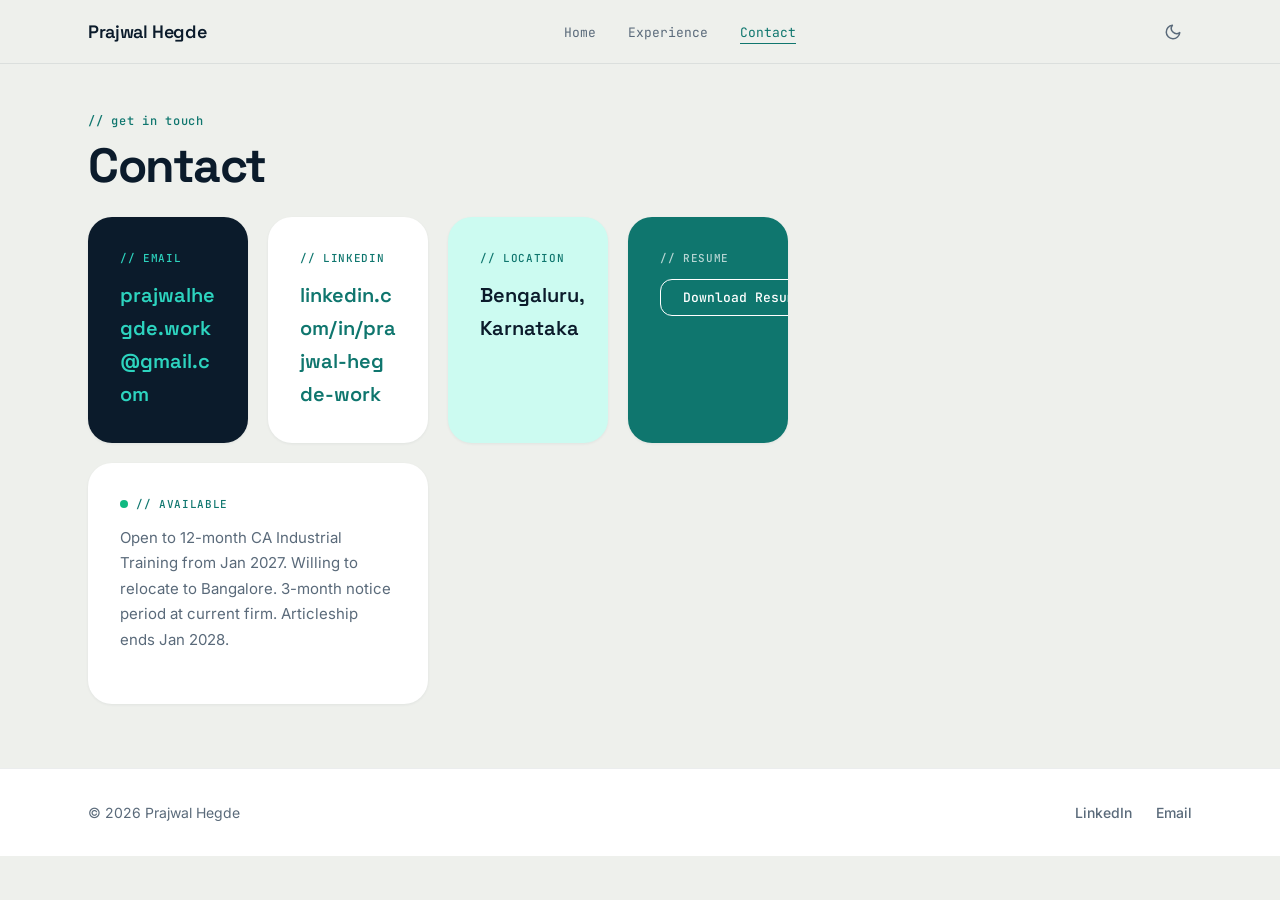
<file: contact.html>
<!DOCTYPE html>
<html lang="en">
<head>
  <meta charset="UTF-8" />
  <meta name="viewport" content="width=device-width, initial-scale=1.0" />

  <!-- No-flash theme -->
  <script>
    try {
      var _t = localStorage.getItem('theme');
      if (_t === 'dark' || _t === 'light') {
        document.documentElement.setAttribute('data-theme', _t);
      }
    } catch (e) {}
  </script>

  <title>Contact | Prajwal Hegde — CA Intermediate · Bengaluru</title>
  <meta name="description" content="Get in touch with Prajwal Hegde — CA Intermediate, Article Trainee in Statutory Audit at S N Dhawan &amp; Co LLP (Forvis Mazars), Bengaluru. Open to CA Industrial Training." />

  <!-- Open Graph -->
  <meta property="og:type"        content="website" />
  <meta property="og:title"       content="Contact | Prajwal Hegde — CA Intermediate" />
  <meta property="og:description" content="Reach Prajwal Hegde for CA Industrial Training opportunities in Controllership, R2R, Corporate Accounting or FP&amp;A." />
  <meta property="og:image"       content="https://prajwal-hegde-work.github.io/Personal-Site/assets/Prajwal_Hegde_Profile_Photo.jpg" />
  <meta property="og:url"         content="https://prajwal-hegde-work.github.io/Personal-Site/contact.html" />

  <link rel="icon" type="image/svg+xml" href="favicon.svg" />

  <link rel="preconnect" href="https://fonts.googleapis.com" />
  <link rel="preconnect" href="https://fonts.gstatic.com" crossorigin />
  <link href="https://fonts.googleapis.com/css2?family=Inter:wght@400;500&family=JetBrains+Mono:wght@400;500&family=Space+Grotesk:wght@500;600;700&display=swap" rel="stylesheet" />

  <link rel="stylesheet" href="styles.css" />
</head>

<body>

<!-- ============================================================ SHARED HEADER -->
<header class="site-header">
  <div class="container">
    <nav class="nav-inner" aria-label="Main navigation">
      <a href="index.html" class="nav-logo" aria-label="Prajwal Hegde — Home">Prajwal Hegde</a>
      <ul class="nav-links" role="list">
        <li><a href="index.html"                       >Home</a></li>
        <li><a href="experience.html"                  >Experience</a></li>
        <li><a href="contact.html" aria-current="page" >Contact</a></li>
      </ul>
      <div class="nav-controls">
        <button class="theme-toggle" type="button" aria-label="Switch to dark theme">
          <svg class="icon-moon" viewBox="0 0 24 24" fill="none" stroke="currentColor" stroke-width="2" stroke-linecap="round" stroke-linejoin="round" aria-hidden="true" focusable="false"><path d="M21 12.79A9 9 0 1 1 11.21 3 7 7 0 0 0 21 12.79z"/></svg>
          <svg class="icon-sun" viewBox="0 0 24 24" fill="none" stroke="currentColor" stroke-width="2" stroke-linecap="round" stroke-linejoin="round" aria-hidden="true" focusable="false"><circle cx="12" cy="12" r="4"/><line x1="12" y1="2" x2="12" y2="6"/><line x1="12" y1="18" x2="12" y2="22"/><line x1="4.93" y1="4.93" x2="7.76" y2="7.76"/><line x1="16.24" y1="16.24" x2="19.07" y2="19.07"/><line x1="2" y1="12" x2="6" y2="12"/><line x1="18" y1="12" x2="22" y2="12"/><line x1="4.93" y1="19.07" x2="7.76" y2="16.24"/><line x1="16.24" y1="7.76" x2="19.07" y2="4.93"/></svg>
        </button>
        <button class="nav-toggle" type="button" aria-label="Open navigation menu" aria-expanded="false" aria-controls="nav-mobile-menu"><span></span><span></span><span></span></button>
      </div>
    </nav>
  </div>
</header>
<nav id="nav-mobile-menu" class="nav-mobile-menu" aria-label="Mobile navigation">
  <a href="index.html"                       >Home</a>
  <a href="experience.html"                  >Experience</a>
  <a href="contact.html" aria-current="page" >Contact</a>
</nav>
<!-- ============================================================ END SHARED HEADER -->


<main id="main-content">
  <section class="contact-section" aria-labelledby="contact-heading">
    <div class="container">

      <span class="section-label">// get in touch</span>
      <h1 id="contact-heading" class="page-title reveal">Contact</h1>

      <div class="bento-grid contact-grid">

        <!-- Email (navy) -->
        <div class="card card-navy reveal">
          <span class="card-label">// email</span>
          <a href="mailto:prajwalhegde.work@gmail.com"
             class="contact-link"
             aria-label="Send email to Prajwal Hegde">
            prajwalhegde.work@gmail.com
          </a>
        </div>

        <!-- LinkedIn (white) -->
        <div class="card card-white reveal reveal-d1">
          <span class="card-label">// linkedin</span>
          <a href="https://www.linkedin.com/in/prajwal-hegde-work"
             class="contact-link"
             target="_blank"
             rel="noopener noreferrer"
             aria-label="Prajwal Hegde on LinkedIn (opens in new tab)">
            linkedin.com/in/prajwal-hegde-work
          </a>
        </div>

        <!-- Location (pale teal) -->
        <div class="card card-pale reveal reveal-d2">
          <span class="card-label">// location</span>
          <p class="contact-location">Bengaluru, Karnataka</p>
        </div>

        <!-- Resume download (teal) -->
        <div class="card card-teal reveal reveal-d3">
          <span class="card-label">// resume</span>
          <a href="assets/Prajwal_Hegde_Resume.pdf"
             class="btn btn-secondary"
             style="color:#fff; border-color:#fff;"
             download
             aria-label="Download Prajwal Hegde's resume as a PDF">
            Download Resume (PDF)
          </a>
        </div>

        <!-- Availability (white, spans 2) -->
        <div class="card card-white contact-availability reveal reveal-d4">
          <div class="avail-header">
            <span class="avail-dot" aria-hidden="true"></span>
            <span class="card-label" style="margin-bottom:0">// available</span>
          </div>
          <p class="avail-text">
            Open to 12-month CA Industrial Training from Jan&nbsp;2027.
            Willing to relocate to Bangalore.
            3-month notice period at current firm.
            Articleship ends Jan&nbsp;2028.
          </p>
        </div>

      </div><!-- /bento-grid -->

    </div>
  </section>
</main>


<!-- ============================================================ SHARED FOOTER -->
<footer class="site-footer">
  <div class="container">
    <div class="footer-inner">
      <p class="footer-copy">&copy; 2026 Prajwal Hegde</p>
      <nav class="footer-links" aria-label="Footer navigation">
        <a href="https://www.linkedin.com/in/prajwal-hegde-work" target="_blank" rel="noopener noreferrer" aria-label="Prajwal Hegde on LinkedIn (opens in new tab)">LinkedIn</a>
        <a href="mailto:prajwalhegde.work@gmail.com" aria-label="Send Prajwal an email">Email</a>
      </nav>
    </div>
  </div>
</footer>
<!-- ============================================================ END SHARED FOOTER -->

<script src="script.js"></script>
</body>
</html>
</file>
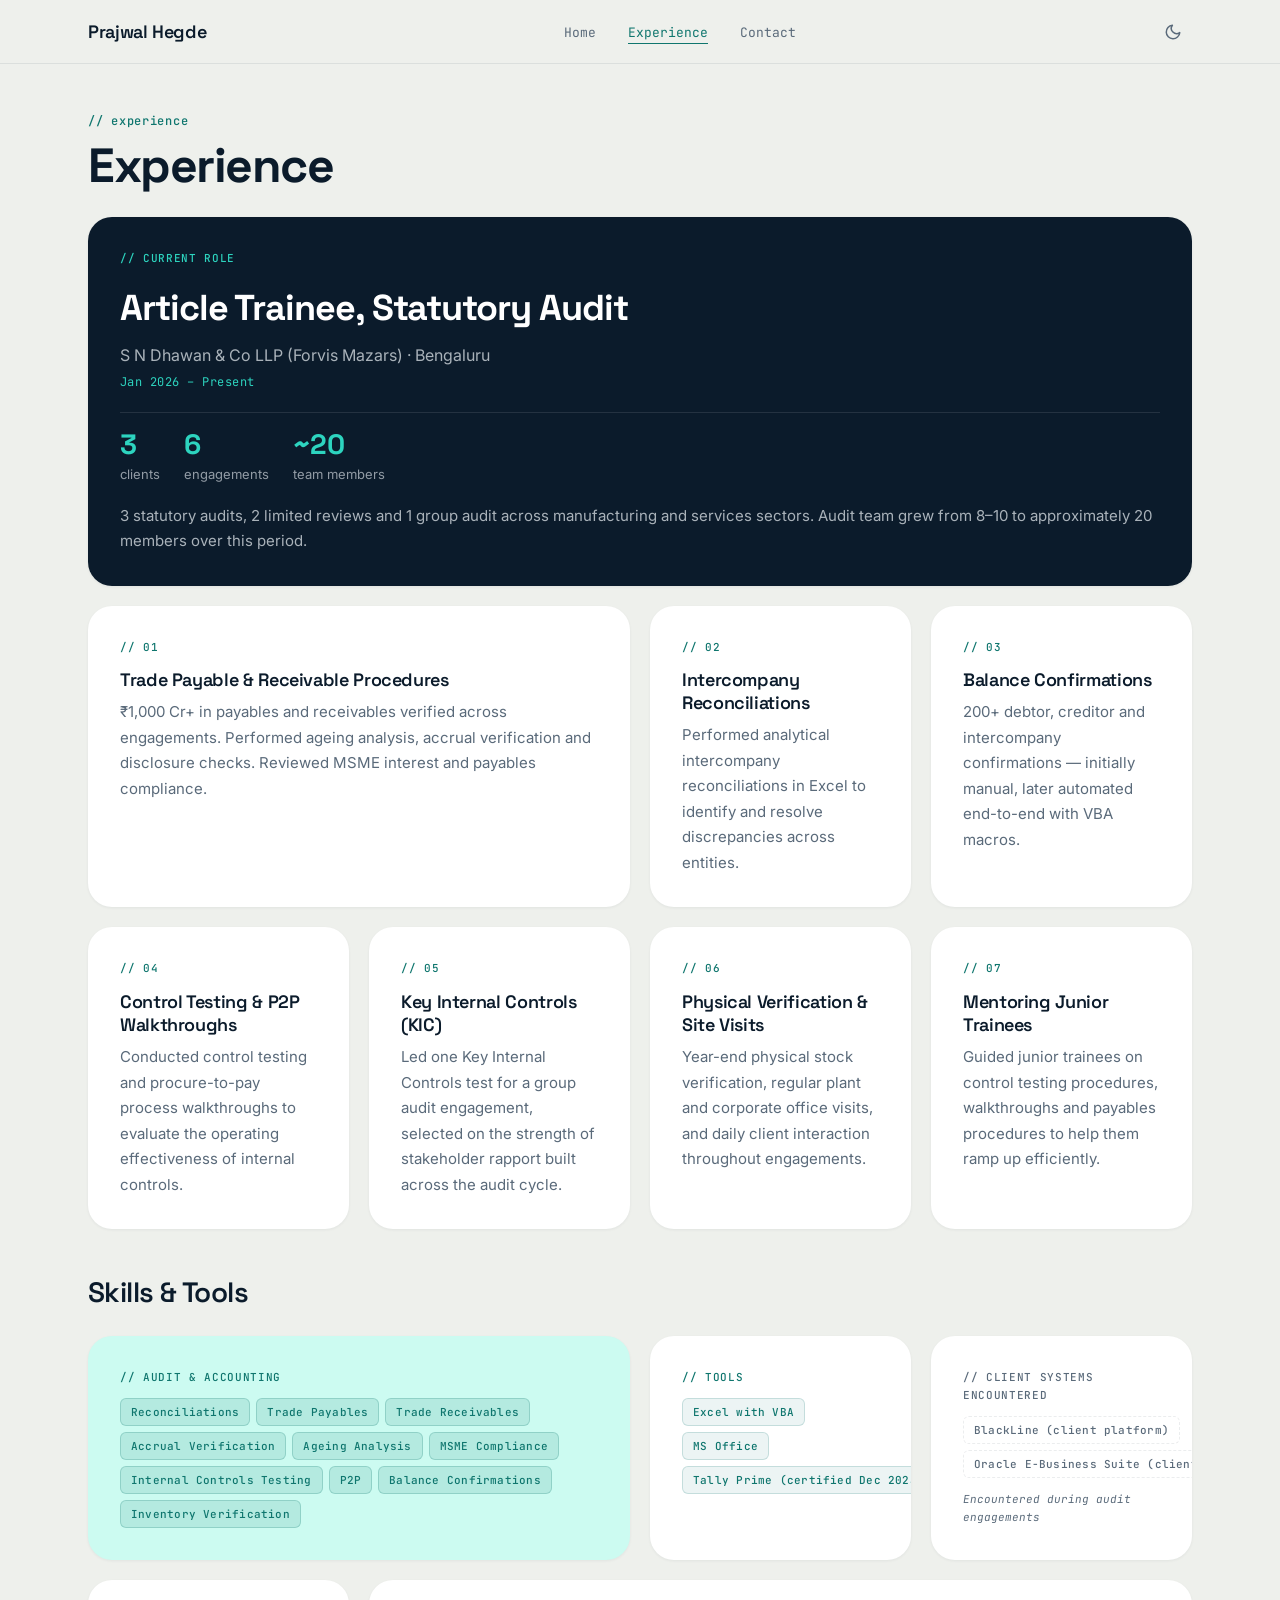
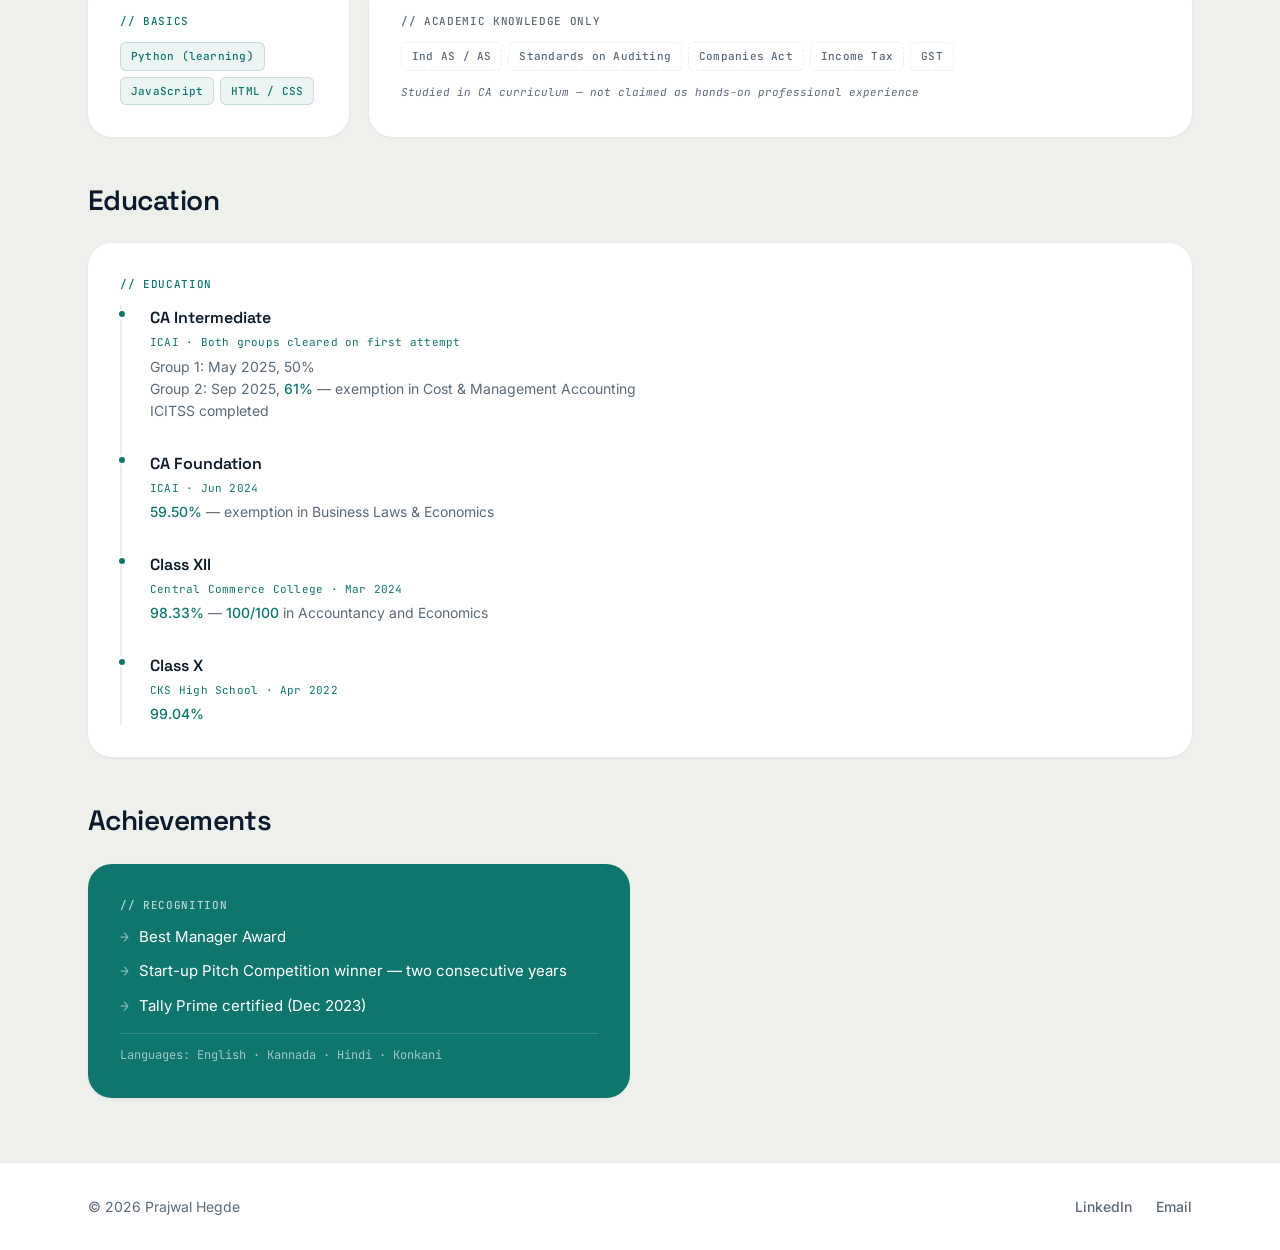
<file: experience.html>
<!DOCTYPE html>
<html lang="en">
<head>
  <meta charset="UTF-8" />
  <meta name="viewport" content="width=device-width, initial-scale=1.0" />

  <!-- No-flash theme -->
  <script>
    try {
      var _t = localStorage.getItem('theme');
      if (_t === 'dark' || _t === 'light') {
        document.documentElement.setAttribute('data-theme', _t);
      }
    } catch (e) {}
  </script>

  <title>Experience | Prajwal Hegde — Article Trainee, Statutory Audit</title>
  <meta name="description" content="Prajwal Hegde's article training at S N Dhawan &amp; Co LLP (Forvis Mazars): statutory audit engagements, trade payable/receivable verification, VBA automation, control testing and more." />

  <!-- Open Graph -->
  <meta property="og:type"        content="website" />
  <meta property="og:title"       content="Experience | Prajwal Hegde — Article Trainee" />
  <meta property="og:description" content="Article Trainee at S N Dhawan &amp; Co LLP (Forvis Mazars). 6 engagements, ₹1,000 Cr+ verified, 200+ confirmations automated with VBA." />
  <meta property="og:image"       content="https://prajwal-hegde-work.github.io/Personal-Site/assets/Prajwal_Hegde_Profile_Photo.jpg" />
  <meta property="og:url"         content="https://prajwal-hegde-work.github.io/Personal-Site/experience.html" />

  <link rel="icon" type="image/svg+xml" href="favicon.svg" />

  <link rel="preconnect" href="https://fonts.googleapis.com" />
  <link rel="preconnect" href="https://fonts.gstatic.com" crossorigin />
  <link href="https://fonts.googleapis.com/css2?family=Inter:wght@400;500&family=JetBrains+Mono:wght@400;500&family=Space+Grotesk:wght@500;600;700&display=swap" rel="stylesheet" />

  <link rel="stylesheet" href="styles.css" />
</head>

<body>

<!-- ============================================================ SHARED HEADER -->
<header class="site-header">
  <div class="container">
    <nav class="nav-inner" aria-label="Main navigation">
      <a href="index.html" class="nav-logo" aria-label="Prajwal Hegde — Home">Prajwal Hegde</a>
      <ul class="nav-links" role="list">
        <li><a href="index.html"                          >Home</a></li>
        <li><a href="experience.html" aria-current="page" >Experience</a></li>
        <li><a href="contact.html"                        >Contact</a></li>
      </ul>
      <div class="nav-controls">
        <button class="theme-toggle" type="button" aria-label="Switch to dark theme">
          <svg class="icon-moon" viewBox="0 0 24 24" fill="none" stroke="currentColor" stroke-width="2" stroke-linecap="round" stroke-linejoin="round" aria-hidden="true" focusable="false"><path d="M21 12.79A9 9 0 1 1 11.21 3 7 7 0 0 0 21 12.79z"/></svg>
          <svg class="icon-sun" viewBox="0 0 24 24" fill="none" stroke="currentColor" stroke-width="2" stroke-linecap="round" stroke-linejoin="round" aria-hidden="true" focusable="false"><circle cx="12" cy="12" r="4"/><line x1="12" y1="2" x2="12" y2="6"/><line x1="12" y1="18" x2="12" y2="22"/><line x1="4.93" y1="4.93" x2="7.76" y2="7.76"/><line x1="16.24" y1="16.24" x2="19.07" y2="19.07"/><line x1="2" y1="12" x2="6" y2="12"/><line x1="18" y1="12" x2="22" y2="12"/><line x1="4.93" y1="19.07" x2="7.76" y2="16.24"/><line x1="16.24" y1="7.76" x2="19.07" y2="4.93"/></svg>
        </button>
        <button class="nav-toggle" type="button" aria-label="Open navigation menu" aria-expanded="false" aria-controls="nav-mobile-menu"><span></span><span></span><span></span></button>
      </div>
    </nav>
  </div>
</header>
<nav id="nav-mobile-menu" class="nav-mobile-menu" aria-label="Mobile navigation">
  <a href="index.html"                          >Home</a>
  <a href="experience.html" aria-current="page" >Experience</a>
  <a href="contact.html"                        >Contact</a>
</nav>
<!-- ============================================================ END SHARED HEADER -->


<main id="main-content">
  <section class="exp-section" aria-labelledby="exp-heading">
    <div class="container">

      <span class="section-label">// experience</span>
      <h1 id="exp-heading" class="page-title reveal">Experience</h1>


      <!-- ===============================================
           WORK HIGHLIGHTS
           =============================================== -->

      <div class="bento-grid">

        <!-- Header card (navy, full width) -->
        <article class="card card-navy exp-header reveal">
          <span class="card-label">// current role</span>
          <h2 class="exp-role-title">Article Trainee, Statutory Audit</h2>
          <p class="exp-firm">S N Dhawan &amp; Co LLP (Forvis Mazars) · Bengaluru</p>
          <p class="exp-date">Jan 2026 – Present</p>

          <div class="exp-stats">
            <div class="exp-stat"><strong>3</strong> <span>clients</span></div>
            <div class="exp-stat"><strong>6</strong> <span>engagements</span></div>
            <div class="exp-stat"><strong>~20</strong> <span>team members</span></div>
          </div>

          <p class="exp-summary">
            3 statutory audits, 2 limited reviews and 1 group audit across manufacturing and services sectors.
            Audit team grew from 8–10 to approximately 20 members over this period.
          </p>
        </article>

        <!-- Work 1: Trade Payable & Receivable (spans 2 on desktop) -->
        <article class="card card-white exp-work-1 reveal reveal-d1">
          <span class="card-label">// 01</span>
          <h3 class="card-title">Trade Payable &amp; Receivable Procedures</h3>
          <p class="card-body">
            ₹1,000 Cr+ in payables and receivables verified across engagements.
            Performed ageing analysis, accrual verification and disclosure checks.
            Reviewed MSME interest and payables compliance.
          </p>
        </article>

        <!-- Work 2 -->
        <article class="card card-white reveal reveal-d2">
          <span class="card-label">// 02</span>
          <h3 class="card-title">Intercompany Reconciliations</h3>
          <p class="card-body">
            Performed analytical intercompany reconciliations in Excel to identify and resolve discrepancies across entities.
          </p>
        </article>

        <!-- Work 3 -->
        <article class="card card-white reveal reveal-d3">
          <span class="card-label">// 03</span>
          <h3 class="card-title">Balance Confirmations</h3>
          <p class="card-body">
            200+ debtor, creditor and intercompany confirmations — initially manual,
            later automated end-to-end with VBA macros.
          </p>
        </article>

        <!-- Work 4 -->
        <article class="card card-white reveal reveal-d4">
          <span class="card-label">// 04</span>
          <h3 class="card-title">Control Testing &amp; P2P Walkthroughs</h3>
          <p class="card-body">
            Conducted control testing and procure-to-pay process walkthroughs to evaluate the operating effectiveness of internal controls.
          </p>
        </article>

        <!-- Work 5 -->
        <article class="card card-white reveal reveal-d5">
          <span class="card-label">// 05</span>
          <h3 class="card-title">Key Internal Controls (KIC)</h3>
          <p class="card-body">
            Led one Key Internal Controls test for a group audit engagement, selected on the strength of stakeholder rapport built across the audit cycle.
          </p>
        </article>

        <!-- Work 6 -->
        <article class="card card-white reveal reveal-d6">
          <span class="card-label">// 06</span>
          <h3 class="card-title">Physical Verification &amp; Site Visits</h3>
          <p class="card-body">
            Year-end physical stock verification, regular plant and corporate office visits, and daily client interaction throughout engagements.
          </p>
        </article>

        <!-- Work 7 -->
        <article class="card card-white reveal reveal-d7">
          <span class="card-label">// 07</span>
          <h3 class="card-title">Mentoring Junior Trainees</h3>
          <p class="card-body">
            Guided junior trainees on control testing procedures, walkthroughs and payables procedures to help them ramp up efficiently.
          </p>
        </article>

      </div><!-- /work bento-grid -->


      <!-- ===============================================
           SKILLS & TOOLS
           =============================================== -->

      <h2 class="subsection-title reveal">Skills &amp; Tools</h2>

      <div class="bento-grid">

        <!-- Audit & Accounting (spans 2) -->
        <div class="card card-pale skills-audit reveal">
          <span class="card-label">// audit &amp; accounting</span>
          <div class="tag-cloud">
            <span class="tag">Reconciliations</span>
            <span class="tag">Trade Payables</span>
            <span class="tag">Trade Receivables</span>
            <span class="tag">Accrual Verification</span>
            <span class="tag">Ageing Analysis</span>
            <span class="tag">MSME Compliance</span>
            <span class="tag">Internal Controls Testing</span>
            <span class="tag">P2P</span>
            <span class="tag">Balance Confirmations</span>
            <span class="tag">Inventory Verification</span>
          </div>
        </div>

        <!-- Tools -->
        <div class="card card-white reveal reveal-d1">
          <span class="card-label">// tools</span>
          <div class="tag-cloud">
            <span class="tag">Excel with VBA</span>
            <span class="tag">MS Office</span>
            <span class="tag">Tally Prime (certified Dec 2023)</span>
          </div>
        </div>

        <!-- Client systems (muted) -->
        <div class="card card-white reveal reveal-d2">
          <span class="card-label card-label-muted">// client systems encountered</span>
          <div class="tag-cloud">
            <span class="tag tag-muted">BlackLine (client platform)</span>
            <span class="tag tag-muted">Oracle E-Business Suite (client ERP)</span>
          </div>
          <p class="card-note">Encountered during audit engagements</p>
        </div>

        <!-- Basics -->
        <div class="card card-white reveal reveal-d3">
          <span class="card-label">// basics</span>
          <div class="tag-cloud">
            <span class="tag">Python (learning)</span>
            <span class="tag">JavaScript</span>
            <span class="tag">HTML / CSS</span>
          </div>
        </div>

        <!-- Academic knowledge only (spans 3 desktop) -->
        <div class="card card-white skills-academic reveal reveal-d4">
          <span class="card-label card-label-muted">// academic knowledge only</span>
          <div class="tag-cloud">
            <span class="tag tag-muted">Ind AS / AS</span>
            <span class="tag tag-muted">Standards on Auditing</span>
            <span class="tag tag-muted">Companies Act</span>
            <span class="tag tag-muted">Income Tax</span>
            <span class="tag tag-muted">GST</span>
          </div>
          <p class="card-note">Studied in CA curriculum — not claimed as hands-on professional experience</p>
        </div>

      </div><!-- /skills bento-grid -->


      <!-- ===============================================
           EDUCATION
           =============================================== -->

      <h2 class="subsection-title reveal">Education</h2>

      <div class="bento-grid">

        <div class="card card-white edu-card reveal">
          <span class="card-label">// education</span>
          <div class="edu-timeline">

            <!-- CA Intermediate -->
            <div class="edu-item">
              <h3 class="edu-title">CA Intermediate</h3>
              <p class="edu-meta">ICAI · Both groups cleared on first attempt</p>
              <p class="edu-detail">
                Group 1: May 2025, 50%<br>
                Group 2: Sep 2025, <span class="edu-highlight">61%</span>
                — exemption in Cost &amp; Management Accounting<br>
                ICITSS completed
              </p>
            </div>

            <!-- CA Foundation -->
            <div class="edu-item">
              <h3 class="edu-title">CA Foundation</h3>
              <p class="edu-meta">ICAI · Jun 2024</p>
              <p class="edu-detail">
                <span class="edu-highlight">59.50%</span>
                — exemption in Business Laws &amp; Economics
              </p>
            </div>

            <!-- Class XII -->
            <div class="edu-item">
              <h3 class="edu-title">Class XII</h3>
              <p class="edu-meta">Central Commerce College · Mar 2024</p>
              <p class="edu-detail">
                <span class="edu-highlight">98.33%</span>
                — <span class="edu-highlight">100/100</span> in Accountancy and Economics
              </p>
            </div>

            <!-- Class X -->
            <div class="edu-item">
              <h3 class="edu-title">Class X</h3>
              <p class="edu-meta">CKS High School · Apr 2022</p>
              <p class="edu-detail"><span class="edu-highlight">99.04%</span></p>
            </div>

          </div><!-- /edu-timeline -->
        </div>

      </div><!-- /edu bento-grid -->


      <!-- ===============================================
           ACHIEVEMENTS & LANGUAGES
           =============================================== -->

      <h2 class="subsection-title reveal">Achievements</h2>

      <div class="bento-grid">

        <div class="card card-teal achievements-card reveal">
          <span class="card-label">// recognition</span>
          <div class="achieve-list">
            <div class="achieve-item">Best Manager Award</div>
            <div class="achieve-item">Start-up Pitch Competition winner — two consecutive years</div>
            <div class="achieve-item">Tally Prime certified (Dec 2023)</div>
          </div>
          <p class="achieve-languages">Languages: English · Kannada · Hindi · Konkani</p>
        </div>

      </div><!-- /achievements bento-grid -->

    </div>
  </section>
</main>


<!-- ============================================================ SHARED FOOTER -->
<footer class="site-footer">
  <div class="container">
    <div class="footer-inner">
      <p class="footer-copy">&copy; 2026 Prajwal Hegde</p>
      <nav class="footer-links" aria-label="Footer navigation">
        <a href="https://www.linkedin.com/in/prajwal-hegde-work" target="_blank" rel="noopener noreferrer" aria-label="Prajwal Hegde on LinkedIn (opens in new tab)">LinkedIn</a>
        <a href="mailto:prajwalhegde.work@gmail.com" aria-label="Send Prajwal an email">Email</a>
      </nav>
    </div>
  </div>
</footer>
<!-- ============================================================ END SHARED FOOTER -->

<script src="script.js"></script>
</body>
</html>
</file>
<file: styles.css>
/* ============================================================
   STYLES.CSS — Prajwal Hegde · Bento Portfolio
   Mobile-first · 375 / 768 / 1024 / 1280 px
   ============================================================ */

/* ============================================================
   1. CUSTOM PROPERTIES
   ============================================================ */

:root {
  /* Page */
  --bg: #EEF0EC;
  --surface: #FFFFFF;
  --text: #0B1B2B;
  --text-muted: #5A6A7A;

  /* Accent */
  --accent: #0F766E;
  --accent-hover: #0D6560;
  --accent-on-navy: #2DD4BF;

  /* Card variants */
  --card-navy: #0B1B2B;
  --card-navy-text: #EDF2F7;
  --card-teal: #0F766E;
  --card-teal-text: #FFFFFF;
  --card-pale: #CCFBF1;
  --card-pale-text: #0B1B2B;

  /* Borders & shadows */
  --border: rgba(11, 27, 43, 0.08);
  --shadow-sm: 0 1px 3px rgba(11, 27, 43, 0.06);
  --shadow-md: 0 4px 16px rgba(11, 27, 43, 0.08);
  --shadow-lg: 0 12px 32px rgba(11, 27, 43, 0.12);

  /* Typography */
  --font-heading: 'Space Grotesk', ui-sans-serif, system-ui, sans-serif;
  --font-body: 'Inter', ui-sans-serif, system-ui, sans-serif;
  --font-mono: 'JetBrains Mono', ui-monospace, 'Cascadia Code', monospace;

  /* Layout */
  --gap: 16px;
  --card-pad: 1.75rem;
  --card-radius: 24px;
  --nav-h: 64px;
  --container-max: 1200px;

  /* Transitions */
  --t-fast: 150ms ease;
  --t-base: 200ms ease;
  --t-theme: 350ms ease;
}

@media (min-width: 768px) {
  :root {
    --gap: 20px;
    --card-pad: 2rem;
  }
}

/* --- Dark theme --- */
[data-theme="dark"] {
  --bg: #0B1520;
  --surface: #15263A;
  --text: #EDF2F7;
  --text-muted: #8A9AB0;

  --accent: #2DD4BF;
  --accent-hover: #5EEAD4;

  --card-navy: #060E1A;
  --card-navy-text: #EDF2F7;
  --card-teal: #0F766E;
  --card-teal-text: #FFFFFF;
  --card-pale: #0D2E2A;
  --card-pale-text: #D4F1ED;

  --border: rgba(255, 255, 255, 0.06);
  --shadow-sm: 0 1px 3px rgba(0, 0, 0, 0.30);
  --shadow-md: 0 4px 16px rgba(0, 0, 0, 0.35);
  --shadow-lg: 0 12px 32px rgba(0, 0, 0, 0.45);
}


/* ============================================================
   2. RESET & BASE
   ============================================================ */

*, *::before, *::after { box-sizing: border-box; margin: 0; padding: 0; }

html { scroll-behavior: smooth; -webkit-text-size-adjust: 100%; }

body {
  font-family: var(--font-body);
  font-size: 1rem;
  line-height: 1.65;
  background-color: var(--bg);
  color: var(--text);
  min-height: 100vh;
  transition: background-color var(--t-theme), color var(--t-theme);
}

body.menu-open { overflow: hidden; }

img { max-width: 100%; display: block; }

a {
  color: var(--accent);
  text-decoration: none;
  transition: color var(--t-base);
}
a:hover { color: var(--accent-hover); }

button {
  cursor: pointer;
  font-family: inherit;
  border: none;
  background: none;
  padding: 0;
}

ul, ol { list-style: none; }
strong { font-weight: 600; }


/* ============================================================
   3. FOCUS STYLES
   ============================================================ */

:focus { outline: none; }
:focus-visible {
  outline: 2px solid var(--accent);
  outline-offset: 3px;
  border-radius: 4px;
}


/* ============================================================
   4. UTILITIES
   ============================================================ */

.sr-only {
  position: absolute; width: 1px; height: 1px; padding: 0;
  margin: -1px; overflow: hidden; clip: rect(0,0,0,0);
  white-space: nowrap; border: 0;
}

.container {
  width: 100%;
  max-width: var(--container-max);
  margin-inline: auto;
  padding-inline: 1.25rem;
}

@media (min-width: 768px)  { .container { padding-inline: 2rem; } }
@media (min-width: 1280px) { .container { padding-inline: 3rem; } }


/* ============================================================
   5. TYPOGRAPHY
   ============================================================ */

.page-title {
  font-family: var(--font-heading);
  font-size: clamp(2rem, 5vw, 3rem);
  font-weight: 700;
  letter-spacing: -0.03em;
  line-height: 1.1;
  margin-bottom: 1.5rem;
}

.subsection-title {
  font-family: var(--font-heading);
  font-size: clamp(1.25rem, 3vw, 1.75rem);
  font-weight: 600;
  letter-spacing: -0.02em;
  margin-top: 2.5rem;
  margin-bottom: 1.25rem;
}

.section-label {
  font-family: var(--font-mono);
  font-size: 0.75rem;
  font-weight: 500;
  color: var(--accent);
  letter-spacing: 0.06em;
  text-transform: lowercase;
  margin-bottom: 0.5rem;
  display: block;
}


/* ============================================================
   6. BUTTONS
   ============================================================ */

.btn {
  display: inline-flex;
  align-items: center;
  gap: 0.5rem;
  padding: 0.7rem 1.4rem;
  border-radius: 12px;
  font-family: var(--font-mono);
  font-size: 0.8125rem;
  font-weight: 500;
  line-height: 1;
  white-space: nowrap;
  text-decoration: none;
  transition: background-color var(--t-base), color var(--t-base),
              box-shadow var(--t-base), transform var(--t-base),
              border-color var(--t-base);
  cursor: pointer;
}

.btn:focus-visible { outline-offset: 4px; }

/* Primary: filled teal */
.btn-primary {
  background-color: var(--accent);
  color: #fff;
  border: 1px solid transparent;
}
[data-theme="dark"] .btn-primary { color: #0B1B2B; }

.btn-primary:hover {
  background-color: var(--accent-hover);
  color: #fff;
  transform: translateY(-2px);
  box-shadow: var(--shadow-md);
}
[data-theme="dark"] .btn-primary:hover { color: #0B1B2B; }

/* Secondary: outlined */
.btn-secondary {
  background-color: transparent;
  color: var(--accent);
  border: 1px solid var(--accent);
}

.btn-secondary:hover {
  background-color: var(--accent);
  color: #fff;
  transform: translateY(-2px);
  box-shadow: var(--shadow-md);
}
[data-theme="dark"] .btn-secondary:hover { color: #0B1B2B; }

/* On navy card, secondary button needs brighter colors */
.card-navy .btn-secondary {
  color: var(--accent-on-navy);
  border-color: var(--accent-on-navy);
}
.card-navy .btn-secondary:hover {
  background-color: var(--accent-on-navy);
  color: #0B1B2B;
}


/* ============================================================
   7. HEADER & NAVIGATION
   ============================================================ */

.site-header {
  position: sticky;
  top: 0;
  z-index: 200;
  height: var(--nav-h);
  background-color: var(--bg);
  border-bottom: 1px solid var(--border);
  display: flex;
  align-items: center;
  transition: background-color var(--t-theme), border-color var(--t-theme);
  backdrop-filter: blur(12px);
  -webkit-backdrop-filter: blur(12px);
}

.nav-inner {
  display: flex;
  align-items: center;
  justify-content: space-between;
  gap: 1rem;
}

/* Logo */
.nav-logo {
  font-family: var(--font-heading);
  font-size: 1.125rem;
  font-weight: 600;
  color: var(--text);
  text-decoration: none;
  letter-spacing: -0.02em;
  transition: color var(--t-base);
  flex-shrink: 0;
}
.nav-logo:hover { color: var(--accent); }

/* Desktop links */
.nav-links {
  display: none;
  align-items: center;
  gap: 2rem;
}
@media (min-width: 768px) { .nav-links { display: flex; } }

.nav-links a {
  font-family: var(--font-mono);
  font-size: 0.8125rem;
  color: var(--text-muted);
  text-decoration: none;
  position: relative;
  padding-bottom: 3px;
  transition: color var(--t-base);
}

.nav-links a::after {
  content: '';
  position: absolute;
  bottom: 0; left: 0; right: 0;
  height: 1.5px;
  background-color: var(--accent);
  transform: scaleX(0);
  transform-origin: left;
  transition: transform var(--t-base);
}

.nav-links a:hover,
.nav-links a[aria-current="page"] { color: var(--accent); }

.nav-links a:hover::after,
.nav-links a[aria-current="page"]::after { transform: scaleX(1); }

/* Controls group */
.nav-controls {
  display: flex;
  align-items: center;
  gap: 0.25rem;
}

/* Theme toggle */
.theme-toggle {
  display: flex; align-items: center; justify-content: center;
  width: 38px; height: 38px; border-radius: 10px;
  color: var(--text-muted);
  transition: color var(--t-base), background-color var(--t-base);
}
.theme-toggle:hover { color: var(--accent); background: rgba(15,118,110,0.08); }
[data-theme="dark"] .theme-toggle:hover { background: rgba(45,212,191,0.1); }
.theme-toggle svg { width: 18px; height: 18px; flex-shrink: 0; }

.icon-moon { display: block; }
.icon-sun  { display: none;  }
[data-theme="dark"] .icon-moon { display: none;  }
[data-theme="dark"] .icon-sun  { display: block; }

/* Hamburger */
.nav-toggle {
  display: flex; flex-direction: column; justify-content: space-between;
  width: 22px; height: 14px; color: var(--text);
  transition: color var(--t-base);
}

.nav-toggle span {
  display: block; height: 1.5px; background: currentColor;
  border-radius: 2px; transform-origin: center;
  transition: transform var(--t-base), opacity var(--t-base);
}

.nav-toggle[aria-expanded="true"] span:nth-child(1) { transform: translateY(6.25px) rotate(45deg); }
.nav-toggle[aria-expanded="true"] span:nth-child(2) { opacity: 0; }
.nav-toggle[aria-expanded="true"] span:nth-child(3) { transform: translateY(-6.25px) rotate(-45deg); }

@media (min-width: 768px) { .nav-toggle { display: none; } }


/* ============================================================
   8. MOBILE MENU
   ============================================================ */

.nav-mobile-menu {
  position: fixed;
  inset: var(--nav-h) 0 0 0;
  z-index: 199;
  background-color: var(--bg);
  border-top: 1px solid var(--border);
  display: flex; flex-direction: column;
  padding: 2rem 1.25rem;
  transform: translateX(100%);
  transition: transform 300ms cubic-bezier(0.4,0,0.2,1),
              background-color var(--t-theme);
}

.nav-mobile-menu.is-open { transform: translateX(0); }

.nav-mobile-menu a {
  font-family: var(--font-mono);
  font-size: 1.25rem;
  color: var(--text);
  text-decoration: none;
  padding: 1.25rem 0;
  border-bottom: 1px solid var(--border);
  transition: color var(--t-base), border-color var(--t-theme);
}

.nav-mobile-menu a:last-child { border-bottom: none; }

.nav-mobile-menu a:hover,
.nav-mobile-menu a[aria-current="page"] { color: var(--accent); }

@media (min-width: 768px) { .nav-mobile-menu { display: none !important; } }


/* ============================================================
   9. BENTO GRID
   ============================================================ */

.bento-grid {
  display: grid;
  grid-template-columns: 1fr;
  gap: var(--gap);
}

@media (min-width: 768px) {
  .bento-grid { grid-template-columns: repeat(2, 1fr); }
  .span-2 { grid-column: span 2; }
}

@media (min-width: 1024px) {
  .bento-grid { grid-template-columns: repeat(4, 1fr); }
  .span-3 { grid-column: span 3; }
  .span-full { grid-column: 1 / -1; }
}


/* ============================================================
   10. CARDS — base + variants
   ============================================================ */

.card {
  background-color: var(--surface);
  border-radius: var(--card-radius);
  padding: var(--card-pad);
  box-shadow: var(--shadow-sm);
  position: relative;
  overflow: hidden;
  transition: background-color var(--t-theme), color var(--t-theme),
              box-shadow var(--t-base), transform var(--t-base);
}

@media (hover: hover) {
  .card:hover {
    transform: translateY(-4px);
    box-shadow: var(--shadow-lg);
  }
}

[data-theme="dark"] .card { border: 1px solid rgba(255,255,255,0.05); }

/* --- Navy --- */
.card-navy {
  background-color: var(--card-navy);
  color: var(--card-navy-text);
}
[data-theme="dark"] .card-navy { border-color: rgba(255,255,255,0.03); }

/* --- Teal --- */
.card-teal {
  background-color: var(--card-teal);
  color: var(--card-teal-text);
}

/* --- Pale teal --- */
.card-pale {
  background-color: var(--card-pale);
  color: var(--card-pale-text);
}


/* ============================================================
   11. CARD INTERNALS
   ============================================================ */

/* Monospace label above card content */
.card-label {
  font-family: var(--font-mono);
  font-size: 0.6875rem;
  font-weight: 500;
  color: var(--accent);
  letter-spacing: 0.06em;
  text-transform: uppercase;
  display: block;
  margin-bottom: 0.75rem;
}

.card-navy .card-label { color: var(--accent-on-navy); }
.card-teal .card-label { color: rgba(255,255,255,0.7); }
.card-pale .card-label { color: var(--accent); }
.card-label-muted { color: var(--text-muted) !important; }

/* Card title (Space Grotesk heading) */
.card-title {
  font-family: var(--font-heading);
  font-size: 1.125rem;
  font-weight: 600;
  letter-spacing: -0.02em;
  line-height: 1.3;
  margin-bottom: 0.5rem;
}

/* Card body text */
.card-body {
  font-size: 0.9375rem;
  color: var(--text-muted);
  line-height: 1.7;
}
.card-navy .card-body { color: rgba(237,242,247,0.7); }
.card-teal .card-body { color: rgba(255,255,255,0.8); }

/* Small italic footnote */
.card-note {
  font-family: var(--font-mono);
  font-size: 0.6875rem;
  color: var(--text-muted);
  margin-top: 0.75rem;
  font-style: italic;
}

/* Stat numbers */
.stat-value {
  font-family: var(--font-heading);
  font-size: clamp(2.5rem, 5vw, 3.5rem);
  font-weight: 700;
  letter-spacing: -0.04em;
  line-height: 1;
  display: block;
  margin-bottom: 0.5rem;
}
.card-teal .stat-value { color: #FFFFFF; }

.stat-desc {
  font-size: 0.875rem;
  line-height: 1.5;
  color: var(--text-muted);
}
.card-teal .stat-desc { color: rgba(255,255,255,0.8); }

/* Tag cloud */
.tag-cloud {
  display: flex;
  flex-wrap: wrap;
  gap: 0.375rem;
}

.tag {
  font-family: var(--font-mono);
  font-size: 0.6875rem;
  font-weight: 500;
  color: var(--accent);
  background: rgba(15,118,110,0.08);
  border: 1px solid rgba(15,118,110,0.18);
  padding: 0.25rem 0.625rem;
  border-radius: 6px;
  white-space: nowrap;
  letter-spacing: 0.02em;
  transition: background var(--t-theme), color var(--t-theme), border-color var(--t-theme);
}

[data-theme="dark"] .tag {
  background: rgba(45,212,191,0.1);
  border-color: rgba(45,212,191,0.2);
  color: var(--accent);
}

.card-pale .tag {
  background: rgba(15,118,110,0.12);
  border-color: rgba(15,118,110,0.22);
}

[data-theme="dark"] .card-pale .tag {
  background: rgba(45,212,191,0.12);
  border-color: rgba(45,212,191,0.22);
}

/* Muted tags (academic knowledge, client systems) */
.tag-muted {
  color: var(--text-muted) !important;
  background: transparent !important;
  border: 1px dashed var(--border) !important;
}

[data-theme="dark"] .tag-muted {
  border-color: rgba(255,255,255,0.12) !important;
}


/* ============================================================
   12. HOME PAGE
   ============================================================ */

.home-section { padding-block: 2rem 3rem; }
@media (min-width: 768px) { .home-section { padding-block: 3rem 4rem; } }

/* --- Grid placement --- */
@media (min-width: 768px) {
  .home-hero { grid-column: span 2; }
  .home-availability { grid-column: span 2; }
}

@media (min-width: 1024px) {
  .home-hero         { grid-column: 1 / 3; grid-row: 1 / 3; }
  .home-photo        { grid-column: 3;     grid-row: 1 / 3; }
  .home-stat-cr      { grid-column: 4;     grid-row: 1; }
  .home-stat-confirm { grid-column: 4;     grid-row: 2; }
  .home-stat-engage  { grid-column: 1;     grid-row: 3; }
  .home-tools        { grid-column: 2;     grid-row: 3; }
  .home-availability { grid-column: 3 / 5; grid-row: 3; }
}

/* Hero card */
.home-hero {
  display: flex;
  flex-direction: column;
  min-height: 320px;
}

@media (min-width: 1024px) {
  .home-hero { min-height: 420px; padding: 2.5rem; }
}

.hero-name {
  font-family: var(--font-heading);
  font-size: clamp(2.75rem, 7vw, 4.5rem);
  font-weight: 700;
  line-height: 1.05;
  letter-spacing: -0.04em;
  color: #FFFFFF;
  margin-bottom: 0.75rem;
}

.hero-role {
  font-family: var(--font-body);
  font-size: 1rem;
  color: rgba(237,242,247,0.7);
  margin-bottom: 1rem;
}

.hero-terminal {
  font-family: var(--font-mono);
  font-size: clamp(0.75rem, 1.5vw, 0.875rem);
  color: var(--accent-on-navy);
  margin-top: auto;
  display: flex;
  align-items: center;
  gap: 0;
}

.typewriter-prefix {
  flex-shrink: 0;
  user-select: none;
}

.typewriter-cursor {
  display: inline-block;
  width: 2px;
  height: 1.15em;
  background: var(--accent-on-navy);
  margin-left: 2px;
  vertical-align: text-bottom;
  animation: blink 1s step-end infinite;
}

@keyframes blink {
  0%, 100% { opacity: 1; }
  50%      { opacity: 0; }
}

@media (prefers-reduced-motion: reduce) {
  .typewriter-cursor { animation: none; }
}

/* Photo card */
.home-photo {
  display: flex;
  align-items: center;
  justify-content: center;
  min-height: 240px;
}

.avatar {
  position: relative;
  width: 180px;
  height: 180px;
  border-radius: 50%;
  background: var(--accent);
  display: flex;
  align-items: center;
  justify-content: center;
  overflow: hidden;
  flex-shrink: 0;
  transition: background-color var(--t-theme);
}

@media (min-width: 768px)  { .avatar { width: 200px; height: 200px; } }
@media (min-width: 1024px) { .avatar { width: 240px; height: 240px; } }

.avatar-initials {
  font-family: var(--font-heading);
  font-size: 3rem;
  font-weight: 700;
  color: #FFFFFF;
  user-select: none;
  position: relative;
  z-index: 1;
}
[data-theme="dark"] .avatar-initials { color: #0B1B2B; }

.avatar img {
  position: absolute;
  inset: 0;
  width: 100%;
  height: 100%;
  object-fit: cover;
  border-radius: 50%;
  z-index: 2;
}

/* Stat cards */
.stat-card {
  display: flex;
  flex-direction: column;
  justify-content: center;
}

/* Availability card */
.avail-header {
  display: flex;
  align-items: center;
  gap: 0.5rem;
  margin-bottom: 0.75rem;
}

.avail-dot {
  width: 8px; height: 8px;
  border-radius: 50%;
  background: #10B981;
  flex-shrink: 0;
  animation: pulse-dot 2s ease-in-out infinite;
}

@keyframes pulse-dot {
  0%, 100% { opacity: 1; transform: scale(1); }
  50%      { opacity: 0.4; transform: scale(0.85); }
}
@media (prefers-reduced-motion: reduce) { .avail-dot { animation: none; } }

.avail-text {
  font-size: 0.9375rem;
  color: var(--text-muted);
  line-height: 1.7;
  margin-bottom: 1.25rem;
}

.avail-actions {
  display: flex;
  flex-wrap: wrap;
  gap: 0.625rem;
}


/* ============================================================
   13. EXPERIENCE PAGE
   ============================================================ */

.exp-section { padding-block: 2rem 3rem; }
@media (min-width: 768px) { .exp-section { padding-block: 3rem 4rem; } }

/* Header card */
@media (min-width: 768px)  { .exp-header { grid-column: span 2; } }
@media (min-width: 1024px) { .exp-header { grid-column: 1 / -1; } }

.exp-role-title {
  font-family: var(--font-heading);
  font-size: clamp(1.5rem, 4vw, 2.25rem);
  font-weight: 700;
  color: #FFFFFF;
  letter-spacing: -0.03em;
  margin-bottom: 0.25rem;
}

.exp-firm {
  font-size: 1rem;
  color: rgba(237,242,247,0.7);
  margin-bottom: 0.25rem;
}

.exp-date {
  font-family: var(--font-mono);
  font-size: 0.75rem;
  color: var(--accent-on-navy);
  letter-spacing: 0.04em;
  margin-bottom: 1.25rem;
}

.exp-stats {
  display: flex;
  flex-wrap: wrap;
  gap: 1.5rem;
  margin-bottom: 1rem;
  padding-top: 1rem;
  border-top: 1px solid rgba(255,255,255,0.1);
}

.exp-stat strong {
  font-family: var(--font-heading);
  font-size: 1.75rem;
  font-weight: 700;
  color: var(--accent-on-navy);
  display: block;
  line-height: 1.1;
}

.exp-stat span {
  font-size: 0.8125rem;
  color: rgba(237,242,247,0.6);
}

.exp-summary {
  font-size: 0.9375rem;
  color: rgba(237,242,247,0.7);
  line-height: 1.7;
}

/* Work card 1 spans 2 on desktop */
@media (min-width: 1024px) { .exp-work-1 { grid-column: span 2; } }

/* Skills grid spans */
@media (min-width: 768px) {
  .skills-audit    { grid-column: span 2; }
  .skills-academic { grid-column: span 2; }
}
@media (min-width: 1024px) {
  .skills-academic { grid-column: span 3; }
}

/* Education card */
@media (min-width: 768px)  { .edu-card { grid-column: span 2; } }
@media (min-width: 1024px) { .edu-card { grid-column: 1 / -1; } }

.edu-timeline {
  border-left: 2px solid var(--border);
  padding-left: 1.75rem;
  display: flex;
  flex-direction: column;
  gap: 1.75rem;
  transition: border-color var(--t-theme);
}

.edu-item { position: relative; }

.edu-item::before {
  content: '';
  position: absolute;
  left: -2.05rem;
  top: 4px;
  width: 10px;
  height: 10px;
  border-radius: 50%;
  background: var(--accent);
  border: 2px solid var(--surface);
  transition: border-color var(--t-theme), background var(--t-theme);
}

.edu-title {
  font-family: var(--font-heading);
  font-size: 1rem;
  font-weight: 600;
  margin-bottom: 0.125rem;
}

.edu-meta {
  font-family: var(--font-mono);
  font-size: 0.6875rem;
  color: var(--accent);
  margin-bottom: 0.25rem;
  letter-spacing: 0.02em;
}

.edu-detail {
  font-size: 0.875rem;
  color: var(--text-muted);
  line-height: 1.6;
}

.edu-highlight {
  color: var(--accent);
  font-weight: 500;
}

/* Achievements card */
@media (min-width: 768px) { .achievements-card { grid-column: span 2; } }

.achieve-list {
  display: flex;
  flex-direction: column;
  gap: 0.75rem;
}

.achieve-item {
  font-size: 0.9375rem;
  color: var(--card-teal-text);
  display: flex;
  align-items: baseline;
  gap: 0.625rem;
  line-height: 1.5;
}

.achieve-item::before {
  content: '→';
  color: rgba(255,255,255,0.5);
  flex-shrink: 0;
  font-family: var(--font-mono);
}

.achieve-languages {
  font-family: var(--font-mono);
  font-size: 0.75rem;
  color: rgba(255,255,255,0.6);
  margin-top: 1rem;
  padding-top: 0.75rem;
  border-top: 1px solid rgba(255,255,255,0.15);
}


/* ============================================================
   14. CONTACT PAGE
   ============================================================ */

.contact-section { padding-block: 2rem 3rem; }
@media (min-width: 768px) { .contact-section { padding-block: 3rem 4rem; } }

.contact-grid { max-width: 700px; }

@media (min-width: 768px) {
  .contact-availability { grid-column: span 2; }
}

.contact-link {
  font-family: var(--font-heading);
  font-size: clamp(1rem, 2.5vw, 1.25rem);
  font-weight: 600;
  word-break: break-all;
  display: block;
  transition: color var(--t-base);
}

.card-navy .contact-link { color: var(--accent-on-navy); }
.card-navy .contact-link:hover { color: #5EEAD4; }

.contact-location {
  font-family: var(--font-heading);
  font-size: 1.25rem;
  font-weight: 600;
}


/* ============================================================
   15. FOOTER
   ============================================================ */

.site-footer {
  background-color: var(--surface);
  border-top: 1px solid var(--border);
  padding-block: 2rem;
  transition: background-color var(--t-theme), border-color var(--t-theme);
}

.footer-inner {
  display: flex;
  flex-direction: column;
  align-items: center;
  gap: 1.25rem;
  text-align: center;
}

@media (min-width: 768px) {
  .footer-inner {
    flex-direction: row;
    justify-content: space-between;
    text-align: left;
  }
}

.footer-copy {
  font-size: 0.875rem;
  color: var(--text-muted);
}

.footer-links {
  display: flex;
  align-items: center;
  gap: 1.5rem;
}

.footer-links a {
  font-size: 0.875rem;
  font-weight: 500;
  color: var(--text-muted);
  transition: color var(--t-base);
}
.footer-links a:hover { color: var(--accent); }


/* ============================================================
   16. SCROLL REVEAL
   ============================================================ */

.reveal {
  opacity: 0;
  transform: translateY(24px);
  transition: opacity 0.6s ease, transform 0.6s ease;
}

.reveal.is-visible {
  opacity: 1;
  transform: translateY(0);
}

.reveal-d1 { transition-delay: 0.06s; }
.reveal-d2 { transition-delay: 0.12s; }
.reveal-d3 { transition-delay: 0.18s; }
.reveal-d4 { transition-delay: 0.24s; }
.reveal-d5 { transition-delay: 0.30s; }
.reveal-d6 { transition-delay: 0.36s; }
.reveal-d7 { transition-delay: 0.42s; }
.reveal-d8 { transition-delay: 0.48s; }
.reveal-d9 { transition-delay: 0.54s; }
.reveal-d10 { transition-delay: 0.60s; }

@media (prefers-reduced-motion: reduce) {
  .reveal {
    opacity: 1;
    transform: none;
    transition: none !important;
  }
}
</file>
